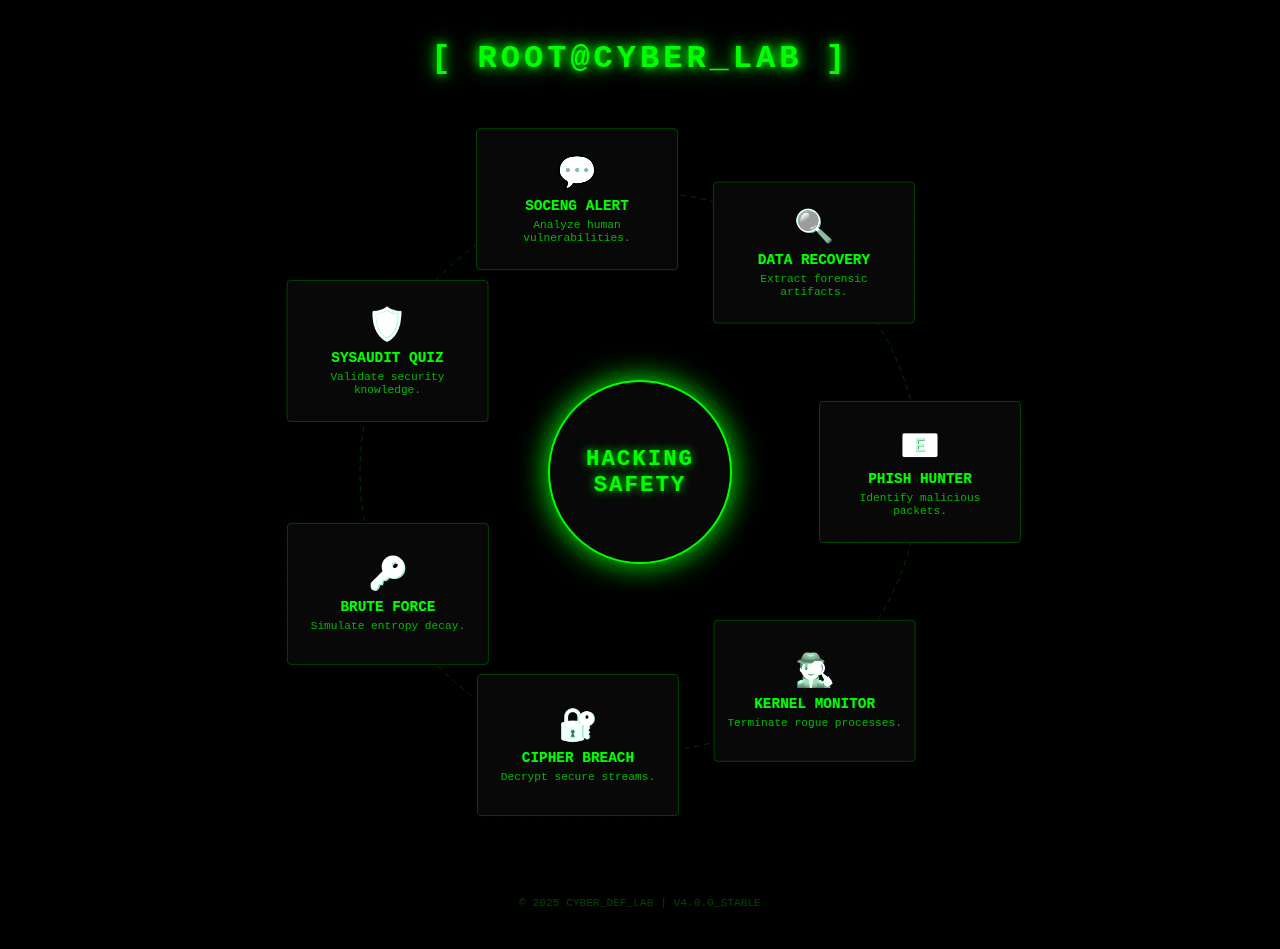
<file: index.html>
<!DOCTYPE html>
<html lang="en">
<head>
    <meta charset="UTF-8">
    <meta name="viewport" content="width=device-width, initial-scale=1.0">
    <title>Cyber Defense Lab</title>
    <style>
        :root {
            --bg: #000000;
            --card: #080808;
            --neon-green: #00ff00;
            --neon-red: #ff3131;
            --neon-yellow: #ffde59;
            --text: #00ff00;
            --border: #004400;
            --terminal-green: #00ff00;
        }

        body {
            font-family: 'Courier New', Courier, monospace;
            background-color: var(--bg);
            color: var(--text);
            margin: 0;
            padding: 0;
            display: flex;
            flex-direction: column;
            align-items: center;
            min-height: 100vh;
            background-image:
                linear-gradient(rgba(0, 51, 0, 0.05) 1px, transparent 1px),
                linear-gradient(90deg, rgba(0, 51, 0, 0.05) 1px, transparent 1px);
            background-size: 20px 20px;
            overflow-x: hidden;
        }

        h1 {
            color: var(--neon-green);
            text-transform: uppercase;
            letter-spacing: 4px;
            margin: 40px 0 20px 0;
            text-shadow: 0 0 10px var(--neon-green), 0 0 20px var(--neon-green);
            z-index: 10;
        }

        .container {
            max-width: 1200px;
            width: 100%;
            padding: 20px;
            box-sizing: border-box;
            display: flex;
            justify-content: center;
            align-items: center;
            min-height: calc(100vh - 150px);
        }

        /* CIRCULAR DASHBOARD STYLES */
        .dashboard-container {
            position: relative;
            width: 700px;
            height: 700px;
            display: flex;
            justify-content: center;
            align-items: center;
        }

        .hub-center {
            width: 180px;
            height: 180px;
            background: var(--card);
            border: 2px solid var(--neon-green);
            border-radius: 50%;
            display: flex;
            justify-content: center;
            align-items: center;
            text-align: center;
            z-index: 5;
            box-shadow: 0 0 30px var(--neon-green);
            animation: pulse-green 3s infinite alternate;
        }

        .hub-center h2 {
            font-size: 1.4rem;
            color: var(--neon-green);
            text-transform: uppercase;
            letter-spacing: 2px;
            margin: 0;
            text-shadow: 0 0 10px var(--neon-green);
        }

        @keyframes pulse-green {
            from { box-shadow: 0 0 20px var(--neon-green); }
            to { box-shadow: 0 0 50px var(--neon-green), 0 0 10px var(--neon-green) inset; }
        }

        .orbit-item {
            position: absolute;
            width: 180px;
            height: 120px;
            background: var(--card);
            border: 1px solid var(--border);
            border-radius: 4px;
            display: flex;
            flex-direction: column;
            justify-content: center;
            align-items: center;
            cursor: pointer;
            transition: all 0.3s ease;
            padding: 10px;
            text-align: center;
            z-index: 2;
        }

        .orbit-item:hover {
            border-color: var(--neon-green);
            transform: scale(1.05);
            box-shadow: 0 0 20px var(--neon-green);
            background: #001100;
            z-index: 10;
        }

        .orbit-item .icon { font-size: 2rem; margin-bottom: 5px; filter: grayscale(1) sepia(1) hue-rotate(90deg) brightness(1.5); }
        .orbit-item h3 { font-size: 0.9rem; margin: 0; text-transform: uppercase; color: var(--neon-green); }
        .orbit-item p { font-size: 0.7rem; color: var(--neon-green); opacity: 0.7; margin: 5px 0 0 0; line-height: 1.2; }

        .orbit-svg {
            position: absolute;
            top: 0;
            left: 0;
            width: 100%;
            height: 100%;
            pointer-events: none;
            z-index: 1;
        }

        .orbit-line {
            stroke: rgba(0, 255, 0, 0.2);
            stroke-width: 1;
            fill: none;
            stroke-dasharray: 5;
            animation: dash 20s linear infinite;
        }

        @keyframes dash {
            to { stroke-dashoffset: 1000; }
        }

        @media (max-width: 800px) {
            .dashboard-container { width: 100%; height: auto; flex-direction: column; gap: 20px; padding-top: 40px; }
            .hub-center { display: none; }
            .orbit-item { position: static !important; transform: none !important; width: 90%; height: auto; padding: 20px; }
            .orbit-svg { display: none; }
        }

        /* GAME ARENA STYLES */
        .game-arena { width: 100%; animation: fadeIn 0.5s ease-in-out; display: none; }
        .game-arena.active { display: block; }

        @keyframes fadeIn { from { opacity: 0; } to { opacity: 1; } }

        .game-container {
            background: var(--card);
            border: 1px solid var(--border);
            padding: 40px;
            position: relative;
            box-shadow: 0 0 40px rgba(0,255,0,0.05);
            max-width: 900px;
            margin: 0 auto;
        }

        .btn-nav {
            background: transparent;
            border: 1px solid var(--neon-green);
            color: var(--neon-green);
            padding: 10px 20px;
            border-radius: 0;
            cursor: pointer;
            font-family: 'Courier New', Courier, monospace;
            font-weight: bold;
            transition: 0.3s;
            margin-bottom: 20px;
            text-transform: uppercase;
        }

        .btn-nav:hover { background: var(--neon-green); color: var(--bg); box-shadow: 0 0 15px var(--neon-green); }

        /* PHISHING GAME STYLES */
        .email-card {
            background: #000;
            color: var(--neon-green);
            padding: 25px;
            margin-bottom: 25px;
            border: 1px solid var(--border);
            border-left: 6px solid var(--neon-green);
        }

        .email-header { border-bottom: 1px solid var(--border); margin-bottom: 20px; padding-bottom: 15px; font-size: 0.85rem; }
        .email-body { font-size: 1rem; line-height: 1.6; }

        .btn-group { display: flex; gap: 20px; justify-content: center; }
        .btn-action {
            padding: 14px 28px;
            border: 1px solid currentColor;
            background: transparent;
            cursor: pointer;
            font-family: 'Courier New', Courier, monospace;
            font-weight: bold;
            transition: 0.3s;
            text-transform: uppercase;
        }

        .btn-safe { color: var(--neon-green); }
        .btn-phish { color: var(--neon-red); }
        .btn-action:hover { background: currentColor; color: #000; }

        /* CHAT STYLES */
        .chat-container { display: flex; height: 500px; background: #000; border: 1px solid var(--border); overflow: hidden; }
        .chat-sidebar { width: 200px; background: #050505; border-right: 1px solid var(--border); padding: 15px; }
        .sidebar-user { display: flex; align-items: center; gap: 10px; margin-bottom: 15px; font-size: 0.8rem; color: var(--neon-green); opacity: 0.6; }
        .user-status { width: 8px; height: 8px; border-radius: 50%; background: var(--neon-green); }
        .chat-main { flex: 1; display: flex; flex-direction: column; padding: 20px; position: relative; }
        .chat-history { flex: 1; overflow-y: auto; display: flex; flex-direction: column; gap: 15px; margin-bottom: 20px; }
        .message-bubble { max-width: 80%; padding: 12px 16px; font-size: 0.9rem; line-height: 1.4; border: 1px solid var(--border); }
        .msg-received { align-self: flex-start; background: #001100; color: var(--neon-green); }
        .msg-sent { align-self: flex-end; background: var(--neon-red); color: #000; font-weight: bold; }
        .briefing-overlay { position: absolute; inset: 0; background: rgba(0,0,0,0.95); padding: 30px; display: flex; flex-direction: column; justify-content: center; align-items: center; text-align: center; z-index: 100; border: 1px solid var(--neon-green); }

        /* FORENSICS STYLES */
        .virtual-desktop {
            width: 100%;
            height: 500px;
            background: #000;
            border: 1px solid var(--border);
            position: relative;
            overflow: hidden;
            background-image: radial-gradient(var(--border) 1px, transparent 1px);
            background-size: 20px 20px;
        }
        .desktop-icon { position: absolute; width: 80px; display: flex; flex-direction: column; align-items: center; gap: 5px; cursor: pointer; padding: 10px; transition: 0.2s; }
        .desktop-icon:hover { background: rgba(0,255,0,0.1); }
        .desktop-icon .icon-img { font-size: 2rem; filter: grayscale(1) sepia(1) hue-rotate(90deg) brightness(1.5); }
        .desktop-icon .icon-label { font-size: 0.7rem; color: var(--neon-green); text-align: center; }
        .leak-found { border: 1px solid var(--neon-red) !important; box-shadow: 0 0 10px var(--neon-red); }
        .forensics-modal { position: absolute; top: 50%; left: 50%; transform: translate(-50%, -50%); background: #000; border: 1px solid var(--neon-green); padding: 20px; z-index: 1000; min-width: 300px; }

        /* TERMINAL STYLE */
        .terminal-window { background: #000; border: 1px solid var(--neon-green); padding: 30px; color: var(--neon-green); position: relative; }
        .terminal-header { position: absolute; top: 0; left: 0; width: 100%; background: var(--neon-green); color: #000; padding: 4px 10px; font-size: 0.7rem; font-weight: bold; box-sizing: border-box; }
        #encrypted-display { font-size: 2.5rem; text-align: center; margin: 40px 0; letter-spacing: 5px; }
        input[type="text"], input[type="range"] { width: 100%; padding: 16px; margin: 20px 0; background: #000; border: 1px solid var(--border); color: var(--neon-green); font-family: 'Courier New', Courier, monospace; }
        input[type="range"] { accent-color: var(--neon-green); }
        .hidden { display: none !important; }
        footer { margin-top: 50px; padding-bottom: 40px; color: var(--border); font-size: 0.7rem; text-align: center; width: 100%; }

        /* CIRCLE POSITIONING */
        .orbit-item:nth-child(3) { transform: rotate(0deg) translate(280px) rotate(0deg); }
        .orbit-item:nth-child(4) { transform: rotate(51.4deg) translate(280px) rotate(-51.4deg); }
        .orbit-item:nth-child(5) { transform: rotate(102.8deg) translate(280px) rotate(-102.8deg); }
        .orbit-item:nth-child(6) { transform: rotate(154.2deg) translate(280px) rotate(-154.2deg); }
        .orbit-item:nth-child(7) { transform: rotate(205.6deg) translate(280px) rotate(-205.6deg); }
        .orbit-item:nth-child(8) { transform: rotate(257deg) translate(280px) rotate(-257deg); }
        .orbit-item:nth-child(9) { transform: rotate(308.4deg) translate(280px) rotate(-308.4deg); }
    </style>
</head>
<body>

    <h1>[ ROOT@CYBER_LAB ]</h1>

    <div class="container">
        <div id="dashboard" class="active">
            <div class="dashboard-container">
                <svg class="orbit-svg"><circle cx="350" cy="350" r="280" class="orbit-line" /></svg>
                <div class="hub-center"><h2>HACKING<br>SAFETY</h2></div>
                <div class="orbit-item" onclick="openGame('phishing')"><div class="icon">📧</div><h3>Phish Hunter</h3><p>Identify malicious packets.</p></div>
                <div class="orbit-item" onclick="openGame('threathunter')"><div class="icon">🕵️‍♂️</div><h3>Kernel Monitor</h3><p>Terminate rogue processes.</p></div>
                <div class="orbit-item" onclick="openGame('crypto')"><div class="icon">🔐</div><h3>Cipher Breach</h3><p>Decrypt secure streams.</p></div>
                <div class="orbit-item" onclick="openGame('password')"><div class="icon">🔑</div><h3>Brute Force</h3><p>Simulate entropy decay.</p></div>
                <div class="orbit-item" onclick="openGame('quiz')"><div class="icon">🛡️</div><h3>SysAudit Quiz</h3><p>Validate security knowledge.</p></div>
                <div class="orbit-item" onclick="openGame('social')"><div class="icon">💬</div><h3>SocEng Alert</h3><p>Analyze human vulnerabilities.</p></div>
                <div class="orbit-item" onclick="openGame('forensics')"><div class="icon">🔍</div><h3>Data Recovery</h3><p>Extract forensic artifacts.</p></div>
            </div>
        </div>

        <div id="game-arena" class="game-arena">
            <button class="btn-nav" onclick="closeGame()">[ BACK TO TERMINAL ]</button>

            <div id="game-phishing" class="game-container hidden">
                <h2 style="color: var(--neon-green);">PACKET INSPECTION: EMAIL</h2>
                <div id="email-display" class="email-card"></div>
                <div class="btn-group">
                    <button id="phish-report-btn" class="btn-action btn-phish" onclick="checkPhish(true)">[ BLOCK ]</button>
                    <button id="phish-safe-btn" class="btn-action btn-safe" onclick="checkPhish(false)">[ ALLOW ]</button>
                    <button id="phish-next-btn" class="btn-action btn-nav hidden" onclick="loadEmail()" style="margin-bottom: 0;">[ NEXT PACKET ]</button>
                </div>
                <p id="phish-feedback" style="text-align:center; min-height: 4rem; margin-top:20px;"></p>
                <div style="text-align:center; font-weight: bold; color: var(--neon-green);">SUCCESS_RATE: <span id="score">0</span></div>
            </div>

            <div id="game-threathunter" class="game-container hidden">
                <h2 style="color: var(--neon-green);">KERNEL PROCESS MONITOR</h2>
                <div style="display: flex; justify-content: space-between; margin-bottom: 10px;">
                    <span>SYS_STABILITY: <span id="stability-text">100%</span></span>
                    <span>THREATS_KILLED: <span id="hunter-score">0</span></span>
                </div>
                <div style="height: 4px; background: #111; border: 1px solid var(--border); margin-bottom: 20px;">
                    <div id="stability-fill" style="height:100%; width:100%; background: var(--neon-green); transition: 0.3s;"></div>
                </div>
                <div id="process-list-container" style="background: #000; border: 1px solid var(--border); height: 350px; overflow-y: auto;">
                    <table style="width: 100%; border-collapse: collapse; text-align: left; font-size: 0.8rem;">
                        <thead style="background: #050505; color: var(--neon-green); position: sticky; top: 0; border-bottom: 1px solid var(--border);">
                            <tr><th style="padding: 10px;">PID</th><th style="padding: 10px;">NAME</th><th style="padding: 10px;">SOURCE</th><th style="padding: 10px;">ACTION</th></tr>
                        </thead>
                        <tbody id="process-list-body"></tbody>
                    </table>
                </div>
                <div id="hunter-start-screen" style="text-align: center; margin-top: 20px;"><button class="btn-action btn-safe" onclick="startHunter()">[ INIT_MONITOR ]</button></div>
                <div id="hunter-game-over" class="hidden" style="text-align: center; margin-top: 20px;"><h3 style="color: var(--neon-red);">CRITICAL_SYSTEM_FAILURE</h3><button class="btn-action btn-safe" onclick="startHunter()">[ REBOOT ]</button></div>
            </div>

            <div id="game-crypto" class="game-container hidden">
                <h2 style="color: var(--neon-green);">CIPHER BREACH: LEVEL <span id="crypto-level">1</span></h2>
                <div class="terminal-window">
                    <div class="terminal-header">ENCRYPTED_STREAM_V2</div>
                    <div id="encrypted-display"></div>
                    <div class="crypto-controls">
                        <div>KEY_OFFSET: <span id="shift-value" style="color: #fff;">0</span></div>
                        <input type="range" id="shift-slider" min="0" max="25" value="0" oninput="updateCrypto()">
                        <div style="border-top: 1px solid var(--border); width: 100%; padding-top: 15px; text-align: center;">DECODED_OUTPUT: <span id="decrypted-preview" style="color: #fff;"></span></div>
                    </div>
                </div>
                <div id="crypto-feedback" style="text-align:center; height: 1.5rem; margin: 20px 0; font-weight: bold; color: var(--neon-green);"></div>
            </div>

            <div id="game-password" class="game-container hidden">
                <h2 style="color: var(--neon-green);">BRUTE FORCE SIMULATION</h2>
                <input type="text" id="pw-input" placeholder="INPUT PASSWORD TO TEST..." oninput="calculatePassword()">
                <div id="pw-result" style="text-align:center;">READY FOR ANALYSIS.</div>
            </div>

            <div id="game-quiz" class="game-container hidden">
                <h2 style="color: var(--neon-green);">SECURITY AUDIT: TRIVIA</h2>
                <p id="quiz-question" style="font-size: 1.1rem; margin-bottom: 30px;"></p>
                <div id="quiz-options" style="display: flex; flex-direction: column; gap: 10px;"></div>
                <p id="quiz-feedback" style="text-align:center; margin-top: 25px; min-height: 2rem; font-weight: bold;"></p>
            </div>

            <div id="game-social" class="game-container hidden">
                <h2 style="color: var(--neon-red);">SOC_ENG DETECTION</h2>
                <div class="chat-container">
                    <div class="chat-sidebar">
                        <div class="sidebar-user"><div class="user-status"></div> Sarah_HR</div>
                        <div class="sidebar-user"><div class="user-status"></div> Mike_IT</div>
                        <div class="sidebar-user"><div class="user-status"></div> Exec_Admin</div>
                    </div>
                    <div class="chat-main">
                        <div id="chat-history" class="chat-history"></div>
                        <div id="chat-controls" class="btn-group">
                            <button class="btn-action btn-safe" onclick="handleChatAction(false)">[ LEGIT ]</button>
                            <button class="btn-action btn-phish" onclick="handleChatAction(true)">[ THREAT ]</button>
                        </div>
                        <div id="briefing-overlay" class="briefing-overlay hidden">
                            <h3 id="briefing-title">ANALYSIS</h3>
                            <p id="briefing-text" style="margin: 20px 0;"></p>
                            <button class="btn-nav" onclick="nextChatScenario()">[ NEXT_LOG ]</button>
                        </div>
                    </div>
                </div>
            </div>

            <div id="game-forensics" class="game-container hidden">
                <h2 style="color: var(--neon-green);">FORENSIC_DATA_RECOVERY</h2>
                <div class="virtual-desktop" id="virtual-desktop">
                    <div id="icon-sticky" class="desktop-icon" onclick="inspectDesktopItem('sticky')" style="top: 40px; left: 60px;"><div class="icon-img">📝</div><div class="icon-label">secrets.txt</div></div>
                    <div id="icon-config" class="desktop-icon" onclick="inspectDesktopItem('config')" style="top: 40px; left: 180px;"><div class="icon-img">⚙️</div><div class="icon-label">env.config</div></div>
                    <div id="icon-logs" class="desktop-icon" onclick="inspectDesktopItem('logs')" style="top: 160px; left: 60px;"><div class="icon-img">📊</div><div class="icon-label">sys.log</div></div>
                    <div id="icon-trash" class="desktop-icon" onclick="inspectDesktopItem('trash')" style="bottom: 40px; right: 40px;"><div class="icon-img">🗑️</div><div class="icon-label">RECOVERY</div></div>
                    <div id="forensics-modal" class="forensics-modal hidden"><h3 id="modal-title">EXTRACTING...</h3><div id="modal-content" style="font-family: monospace; background: #000; padding: 10px; margin: 15px 0; white-space: pre-wrap; border: 1px solid var(--border);"></div><button class="btn-nav" onclick="closeForensicsModal()">[ EXIT_VIEW ]</button></div>
                    <div id="forensics-summary" class="briefing-overlay hidden">
                        <h2 style="color: var(--neon-red);">ARTIFACTS_COLLECTED</h2>
                        <div style="text-align: left; max-width: 600px; margin: 20px 0; font-size: 0.8rem;">
                            <p>> LEAKS_IDENTIFIED:</p>
                            <ul><li>CREDENTIALS: secrets.txt</li><li>SECRETS: env.config</li><li>ATTACK_LOGS: sys.log</li><li>REMNANTS: RECOVERY bin</li></ul>
                        </div>
                        <button class="btn-nav" onclick="closeGame()">[ CLOSE_CASE ]</button>
                    </div>
                </div>
            </div>

        </div>
    </div>

    <footer>
        &copy; 2025 CYBER_DEF_LAB | V4.0.0_STABLE
    </footer>

    <script src="games.js"></script>
</body>
</html>
</file>
